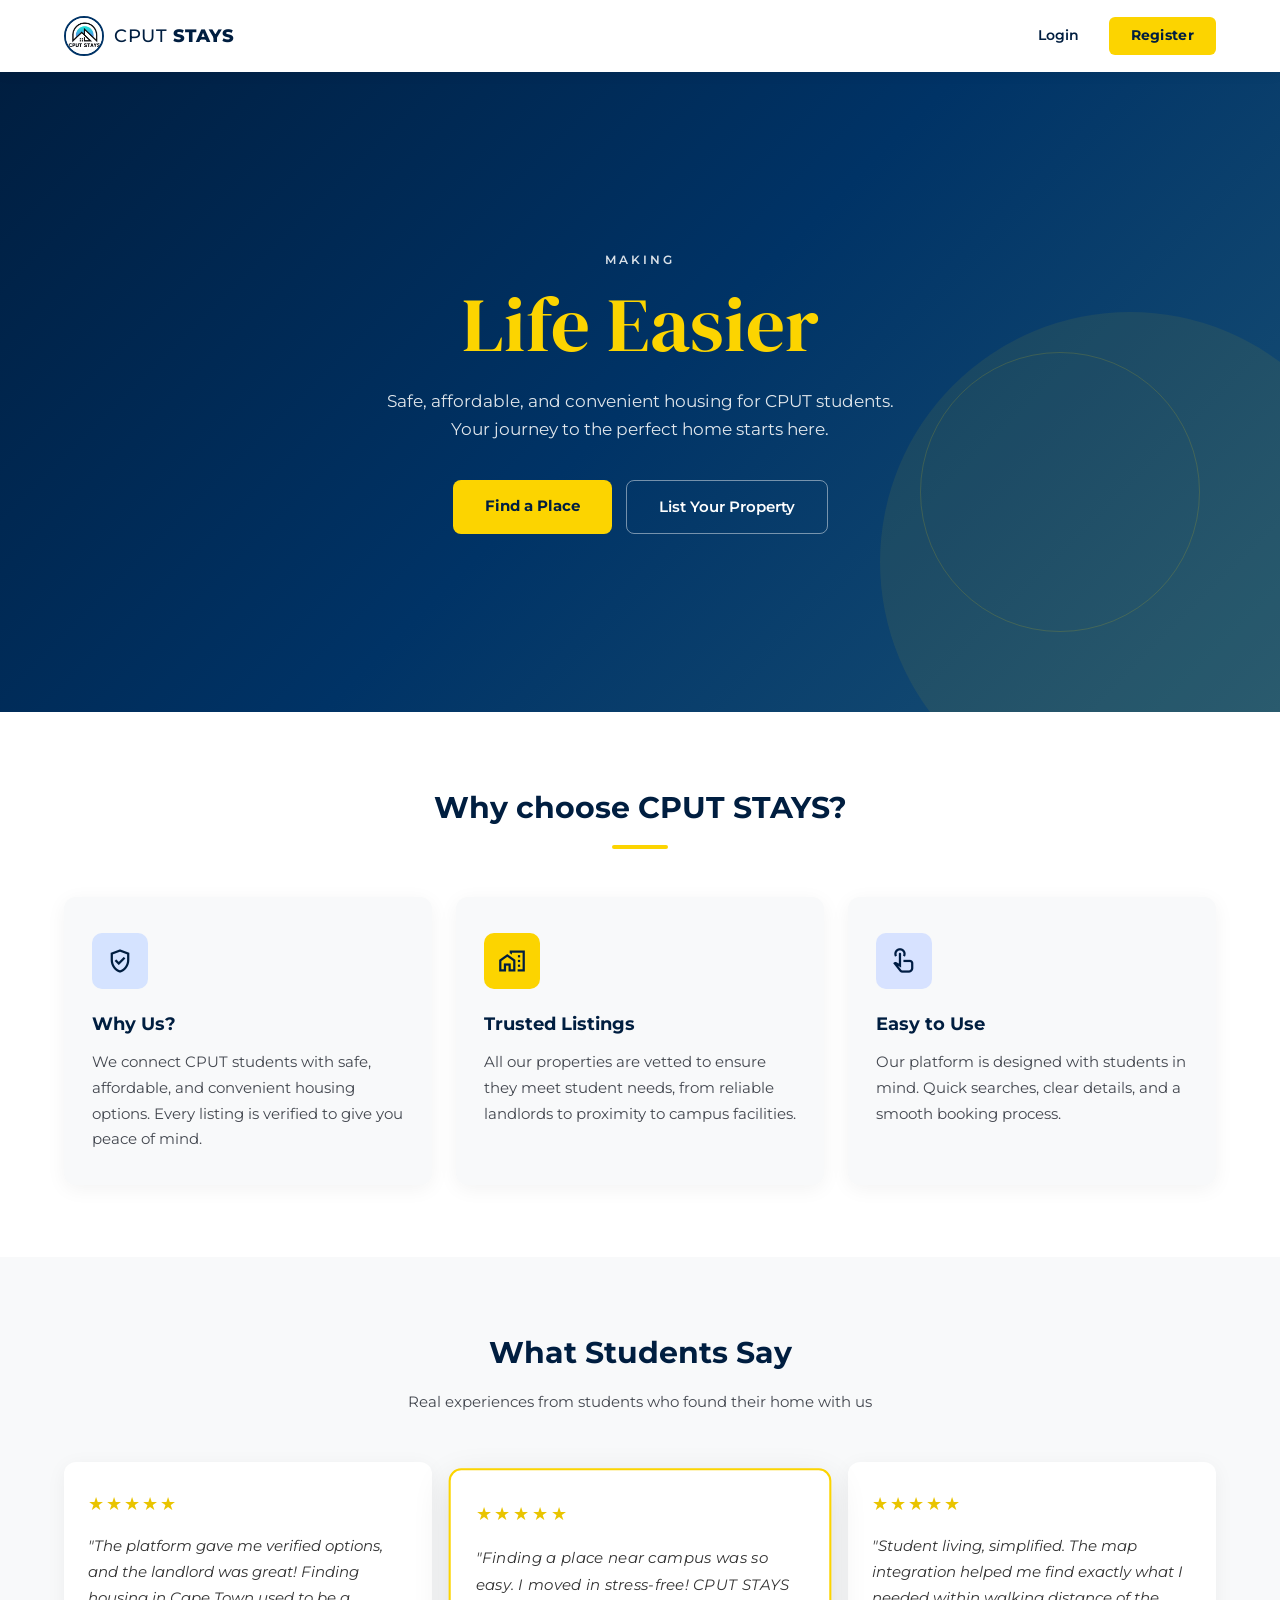
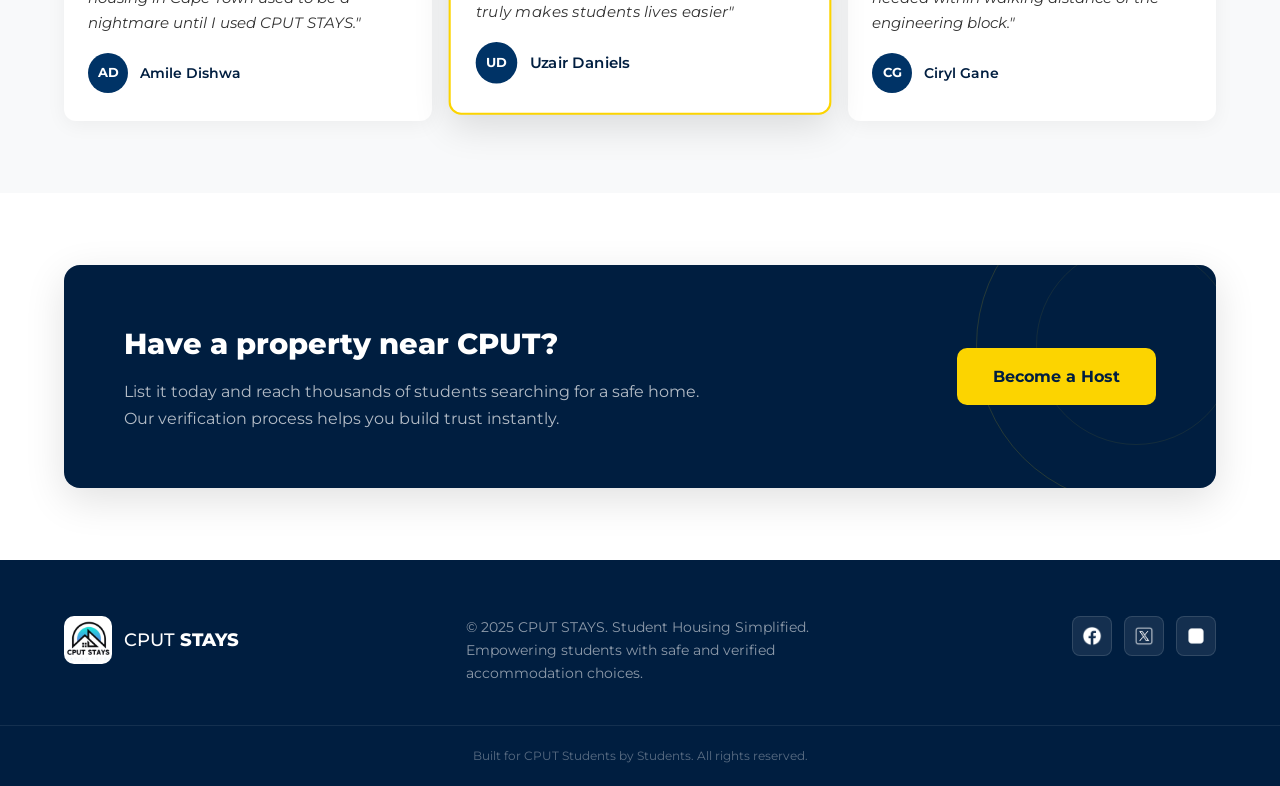
<file: index.html>
<!DOCTYPE html>
<html lang="en">
<head>
<meta charset="utf-8"/>
<meta name="viewport" content="width=device-width, initial-scale=1.0"/>
<title>CPUT STAYS | Student Housing Simplified</title>
<link href="https://fonts.googleapis.com/css2?family=Montserrat:wght@400;500;600;700;800&family=DM+Serif+Display&display=swap" rel="stylesheet"/>
<link href="https://fonts.googleapis.com/css2?family=Material+Symbols+Outlined:opsz,wght,FILL,GRAD@24,400,0,0" rel="stylesheet"/>
<link rel="stylesheet" href="index.css"/>
</head>
<body>

<!-- Navigation -->
<header class="navbar">
  <nav class="nav-inner">
    <div class="nav-logo">
      <div class="logo-circle">
        <img src="logo.jpg" alt="CPUT STAYS logo"/>
      </div>
      <span class="logo-text">CPUT <strong>STAYS</strong></span>
    </div>
    <!-- <div class="nav-links">
      <a href="#" class="nav-link active">Browse</a>
      <a href="#" class="nav-link">Verified</a>
      <a href="#" class="nav-link">Halls</a>
      <a href="#" class="nav-link">Resources</a>
    </div> -->
    <div class="nav-actions">
      <a href="login.php" class="btn-ghost">Login</a>
      <a href="register.html" class="btn-yellow">Register</a>
    </div>
  </nav>
</header>

<main>

  <!-- Hero -->
  <section class="hero">
    <div class="hero-bg">
      <div class="hero-overlay"></div>
    </div>
    <div class="hero-content">
      <span class="hero-eyebrow">Making</span>
      <h1 class="hero-title"><span class="hero-accent">Life Easier</span></h1>
      <p class="hero-sub">Safe, affordable, and convenient housing for CPUT students. Your journey to the perfect home starts here.</p>
      <div class="hero-ctas">
        <a href="register.html" class="btn-hero-primary">Find a Place</a>
        <a href="register_host.html" class="btn-hero-outline">List Your Property</a>
      </div>
    </div>
  </section>

  <!-- Features -->
  <section class="features">
    <div class="container">
      <div class="section-header">
        <h2 class="section-title">Why choose CPUT STAYS?</h2>
        <div class="section-rule"></div>
      </div>
      <div class="cards-grid">
        <div class="feature-card">
          <div class="card-icon icon-blue">
            <span class="material-symbols-outlined">verified_user</span>
          </div>
          <h3 class="card-title">Why Us?</h3>
          <p class="card-body">We connect CPUT students with safe, affordable, and convenient housing options. Every listing is verified to give you peace of mind.</p>
        </div>
        <div class="feature-card">
          <div class="card-icon icon-yellow">
            <span class="material-symbols-outlined">home_work</span>
          </div>
          <h3 class="card-title">Trusted Listings</h3>
          <p class="card-body">All our properties are vetted to ensure they meet student needs, from reliable landlords to proximity to campus facilities.</p>
        </div>
        <div class="feature-card">
          <div class="card-icon icon-light">
            <span class="material-symbols-outlined">touch_app</span>
          </div>
          <h3 class="card-title">Easy to Use</h3>
          <p class="card-body">Our platform is designed with students in mind. Quick searches, clear details, and a smooth booking process.</p>
        </div>
      </div>
    </div>
  </section>

  <!-- Reviews -->
  <section class="reviews">
    <div class="container">
      <div class="section-header">
        <h2 class="section-title">What Students Say</h2>
        <p class="section-sub">Real experiences from students who found their home with us</p>
      </div>
      <div class="reviews-grid">
        <div class="review-card">
          <div class="stars">★★★★★</div>
          <p class="review-text">"The platform gave me verified options, and the landlord was great! Finding housing in Cape Town used to be a nightmare until I used CPUT STAYS."</p>
          <div class="review-author">
            <div class="author-avatar">AD</div>
            <span class="author-name">Amile Dishwa</span>
          </div>
        </div>
        <div class="review-card review-featured">
          <div class="stars">★★★★★</div>
          <p class="review-text">"Finding a place near campus was so easy. I moved in stress-free! CPUT STAYS truly makes students lives easier"</p>
          <div class="review-author">
            <div class="author-avatar">UD</div>
            <span class="author-name">Uzair Daniels</span>
          </div>
        </div>
        <div class="review-card">
          <div class="stars">★★★★★</div>
          <p class="review-text">"Student living, simplified. The map integration helped me find exactly what I needed within walking distance of the engineering block."</p>
          <div class="review-author">
            <div class="author-avatar">CG</div>
            <span class="author-name">Ciryl Gane</span>
          </div>
        </div>
      </div>
    </div>
  </section>

  <!-- Become a Host -->
  <section class="host-section">
    <div class="container">
      <div class="host-card">
        <div class="host-text">
          <h2 class="host-title">Have a property near CPUT?</h2>
          <p class="host-sub">List it today and reach thousands of students searching for a safe home. Our verification process helps you build trust instantly.</p>
        </div>
        <a href="register_host.html" class="btn-host">Become a Host</a>
      </div>
    </div>
  </section>

</main>

<!-- Footer -->
<footer class="footer">
  <div class="footer-inner container">
    <div class="footer-brand">
      <div class="footer-logo">
        <img src="logo.jpg" alt="CPUT STAYS"/>
      </div>
      <span class="footer-name">CPUT <strong>STAYS</strong></span>
    </div>
    <p class="footer-copy">© 2025 CPUT STAYS. Student Housing Simplified.<br/>Empowering students with safe and verified accommodation choices.</p>
    <div class="footer-socials">
      <a href="#" class="social-btn">
        <img src="facebook.png" alt="Facebook"/>
      </a>
      <a href="#" class="social-btn">
        <img src="x.png" alt="X"/>
      </a>
      <a href="#" class="social-btn">
        <img src="instagram.png" alt="Instagram"/>
      </a>
    </div>
  </div>
  <div class="footer-bottom">
    <p>Built for CPUT Students by Students. All rights reserved.</p>
  </div>
</footer>

</body>
</html>
</file>
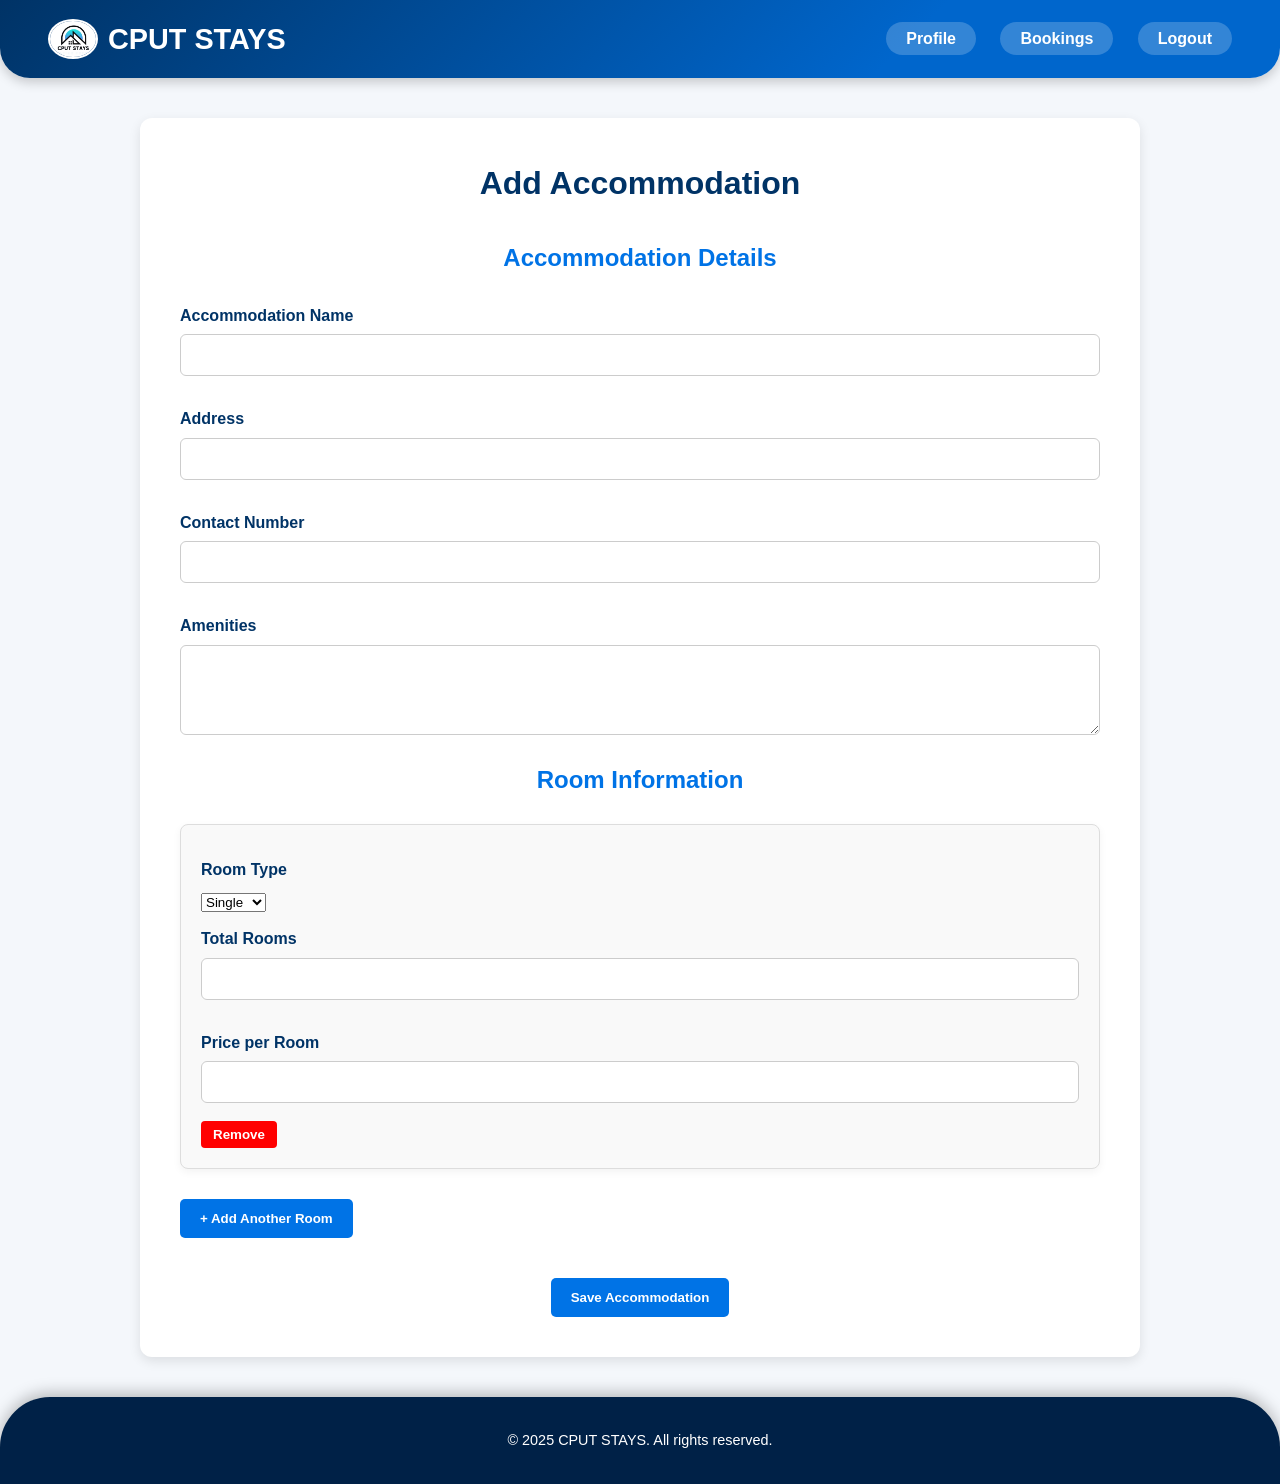
<file: add_accommodation.html>
<!DOCTYPE html>
<html lang="en">
  <head>
    <meta charset="UTF-8" />
    <title>Add Accommodation</title>
    <link rel="stylesheet" href="add_accommodation.css" />
    <style>
      main {
        max-width: 1000px;
        margin: 40px auto;
        background: #fff;
        padding: 40px;
        border-radius: 12px;
        box-shadow: 0 4px 12px rgba(0, 0, 0, 0.1);
      }
      h2,
      h3 {
        text-align: center;
        margin-bottom: 25px;
      }
      label {
        display: block;
        margin: 12px 0 6px;
        font-weight: bold;
      }
      input,
      textarea {
        width: 100%;
        padding: 12px;
        margin-bottom: 18px;
        border: 1px solid #ccc;
        border-radius: 6px;
      }
      textarea {
        resize: vertical;
      }
      .room-block {
        border: 1px solid #ddd;
        padding: 20px;
        margin-bottom: 15px;
        border-radius: 8px;
        background: #f9f9f9;
      }
      .remove-btn {
        background: red;
        color: white;
        border: none;
        padding: 6px 12px;
        border-radius: 4px;
        cursor: pointer;
      }
      .add-btn,
      .submit-btn {
        background: #0073e6;
        color: white;
        border: none;
        padding: 12px 20px;
        border-radius: 5px;
        cursor: pointer;
        margin-top: 15px;
        display: inline-block;
      }
      .add-btn:hover,
      .submit-btn:hover {
        background: #005bb5;
      }
      .actions {
        text-align: center;
        margin-top: 25px;
      }
    </style>
  </head>
  <body>
    <header>
      <div class="logo">
        <a href="admin-panel.php" style="text-decoration: none; color: white">
          <img
            src="logo.jpg"
            alt="cput logo"
            style="height: 40px; margin-right: 10px; vertical-align: middle"
          />
          CPUT STAYS
        </a>
      </div>
      <nav>
        <a href="admins-profile.php">Profile</a>
        <a href="admins-booking.php">Bookings</a>
        <a href="logout.php">Logout</a>
      </nav>
    </header>

    <main>
      <h2>Add Accommodation</h2>

      <form action="add_accommodation.php" method="POST">
        <h3>Accommodation Details</h3>
        <label for="name">Accommodation Name</label>
        <input type="text" name="name" id="name" required />

        <label for="address">Address</label>
        <input type="text" name="address" id="address" required />

        <label for="contact_num">Contact Number</label>
        <input type="text" name="contact_num" id="contact_num" required />

        <label for="amenities">Amenities</label>
        <textarea name="amenities" id="amenities" rows="4" required></textarea>

        <h3>Room Information</h3>
        <div id="rooms-container">
          <div class="room-block">
            <label>Room Type</label>
            <select>
              <option value="Single">Single</option>
              <option value="Double">Double</option>
            </select>
            <!-- <input type="text" name="rm_type[]" required /> -->

            <label>Total Rooms</label>
            <input type="number" name="tot_rms[]" required min="1" />

            <label>Price per Room</label>
            <input type="number" name="price[]" required step="0.01" />

            <button type="button" class="remove-btn" onclick="removeRoom(this)">
              Remove
            </button>
          </div>
        </div>

        <button type="button" class="add-btn" onclick="addRoom()">
          + Add Another Room
        </button>

        <div class="actions">
          <button type="submit" class="submit-btn">Save Accommodation</button>
        </div>
      </form>
    </main>

    <footer>
      <p>© 2025 CPUT STAYS. All rights reserved.</p>
    </footer>

    <script>
      function addRoom() {
        const container = document.getElementById("rooms-container");
        const block = document.createElement("div");
        block.classList.add("room-block");
        block.innerHTML = `
        <label>Room Type</label>
        <select>
              <option value="Single">Single</option>
              <option value="Double">Double</option>
        </select>

        <label>Total Rooms</label>
        <input type="number" name="tot_rms[]" required min="1">

        <label>Price per Room</label>
        <input type="number" name="price[]" required step="0.01">

        <button type="button" class="remove-btn" onclick="removeRoom(this)">Remove</button>
      `;
        container.appendChild(block);
      }

      function removeRoom(button) {
        button.parentElement.remove();
      }
    </script>
  </body>
</html>
</file>
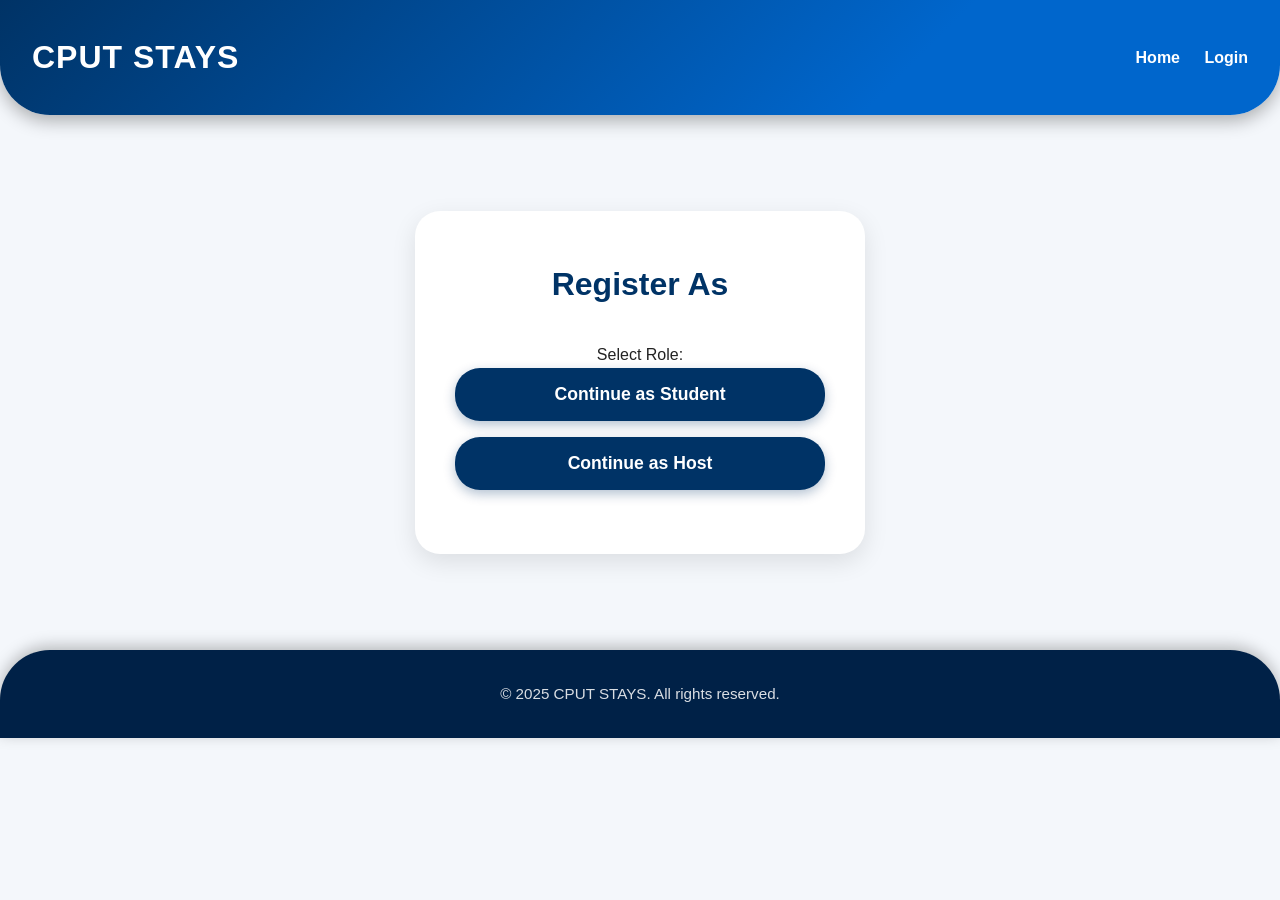
<file: register.html>
<!DOCTYPE html>
<html lang="en">
  <head>
    <meta charset="UTF-8" />
    <title>Register</title>
    <link rel="stylesheet" href="register.css" />
  </head>
  <body>
    <header>
      <div class="logo">CPUT STAYS</div>
      <nav>
        <a href="index.html">Home</a>
        <a href="login.php">Login</a>
      </nav>
    </header>

    <main class="form-container">
      <h2>Register As</h2>
      <form>
        <label>Select Role:</label>

        <br />

        <button type="submit" formaction="register_student.html">
          Continue as Student
        </button>
        <button type="submit" formaction="register_host.html">
          Continue as Host
        </button>
      </form>
    </main>
    <footer>
      <p>© 2025 CPUT STAYS. All rights reserved.</p>
    </footer>
  </body>
</html>
</file>
<file: index.css>
*, *::before, *::after { margin: 0; padding: 0; box-sizing: border-box; }

:root {
  --navy:       #001e40;
  --navy-mid:   #003366;
  --yellow:     #fcd400;
  --yellow-dim: #e9c400;
  --surface:    #f8f9fa;
  --white:      #ffffff;
  --muted:      #43474f;
  --border:     #c3c6d1;
}

body {
  font-family: 'Montserrat', sans-serif;
  background: var(--surface);
  color: var(--navy);
  line-height: 1.6;
}

.container {
  max-width: 1200px;
  margin: 0 auto;
  padding: 0 24px;
}

.navbar {
  position: sticky;
  top: 0;
  z-index: 100;
  background: var(--white);
  box-shadow: 0 2px 12px rgba(0,0,0,0.07);
  height: 72px;
  display: flex;
  align-items: center;
}

.nav-inner {
  max-width: 1200px;
  width: 100%;
  margin: 0 auto;
  padding: 0 24px;
  display: flex;
  align-items: center;
  justify-content: space-between;
  gap: 24px;
}

.nav-logo {
  display: flex;
  align-items: center;
  gap: 10px;
  text-decoration: none;
}

.logo-circle {
  width: 40px; height: 40px;
  border-radius: 50%;
  overflow: hidden;
  border: 2px solid var(--navy-mid);
  flex-shrink: 0;
}

.logo-circle img { width: 100%; height: 100%; object-fit: cover; }

.logo-text {
  font-size: 1.15rem;
  font-weight: 500;
  color: var(--navy);
  letter-spacing: 0.5px;
}

.logo-text strong { font-weight: 800; }

.nav-links {
  display: flex;
  align-items: center;
  gap: 32px;
}

.nav-link {
  text-decoration: none;
  font-size: 0.85rem;
  font-weight: 600;
  color: var(--muted);
  letter-spacing: 0.3px;
  transition: color 0.2s;
  padding-bottom: 4px;
}

.nav-link:hover { color: var(--navy); }

.nav-link.active {
  color: var(--navy);
  border-bottom: 2px solid var(--navy);
}

.nav-actions { display: flex; align-items: center; gap: 10px; }

.btn-ghost {
  text-decoration: none;
  font-size: 0.85rem;
  font-weight: 600;
  color: var(--navy);
  padding: 8px 20px;
  border-radius: 6px;
  transition: background 0.2s;
}

.btn-ghost:hover { background: var(--surface); }

.btn-yellow {
  text-decoration: none;
  font-size: 0.85rem;
  font-weight: 700;
  color: var(--navy);
  background: var(--yellow);
  padding: 8px 22px;
  border-radius: 6px;
  letter-spacing: 0.3px;
  transition: background 0.2s, transform 0.15s;
}

.btn-yellow:hover { background: var(--yellow-dim); transform: translateY(-1px); }

.hero {
  position: relative;
  min-height: 640px;
  display: flex;
  align-items: center;
  justify-content: center;
  overflow: hidden;
}

.hero-bg {
  position: absolute;
  inset: 0;
  background:
    linear-gradient(135deg, #001e40 0%, #003366 50%, #1a5276 100%);
}

/*accent shape */
.hero-bg::before {
  content: '';
  position: absolute;
  right: -100px; bottom: -100px;
  width: 500px; height: 500px;
  border-radius: 50%;
  background: rgba(252, 212, 0, 0.07);
}

.hero-bg::after {
  content: '';
  position: absolute;
  right: 80px; bottom: 80px;
  width: 280px; height: 280px;
  border-radius: 50%;
  border: 1px solid rgba(252, 212, 0, 0.15);
}

.hero-overlay { position: absolute; inset: 0; }

.hero-content {
  position: relative;
  z-index: 2;
  text-align: center;
  color: white;
  padding: 80px 24px;
  max-width: 700px;
}

.hero-eyebrow {
  display: block;
  font-size: 0.78rem;
  font-weight: 600;
  letter-spacing: 0.25em;
  text-transform: uppercase;
  opacity: 0.85;
  margin-bottom: 12px;
}

.hero-title {
  font-family: 'DM Serif Display', serif;
  font-size: clamp(3rem, 6vw, 5rem);
  font-weight: 400;
  line-height: 1.1;
  margin-bottom: 20px;
}

.hero-accent { color: var(--yellow); }

.hero-sub {
  font-size: 1.05rem;
  font-weight: 400;
  line-height: 1.7;
  opacity: 0.88;
  max-width: 520px;
  margin: 0 auto 36px;
}

.hero-ctas { display: flex; gap: 14px; justify-content: center; flex-wrap: wrap; }

.btn-hero-primary {
  text-decoration: none;
  background: var(--yellow);
  color: var(--navy);
  font-weight: 700;
  font-size: 0.95rem;
  padding: 14px 32px;
  border-radius: 8px;
  transition: background 0.2s, transform 0.15s;
}

.btn-hero-primary:hover { background: var(--yellow-dim); transform: translateY(-2px); }

.btn-hero-outline {
  text-decoration: none;
  color: white;
  font-weight: 600;
  font-size: 0.95rem;
  padding: 14px 32px;
  border-radius: 8px;
  border: 1.5px solid rgba(255,255,255,0.45);
  transition: border-color 0.2s;
}

.btn-hero-outline:hover { border-color: white; }

.section-header {
  text-align: center;
  margin-bottom: 48px;
}

.section-title {
  font-family: 'Montserrat', sans-serif;
  font-size: 1.9rem;
  font-weight: 700;
  color: var(--navy);
  margin-bottom: 12px;
}

.section-sub {
  font-size: 0.95rem;
  color: var(--muted);
  margin-top: 8px;
}

.section-rule {
  width: 56px; height: 4px;
  background: var(--yellow);
  border-radius: 99px;
  margin: 0 auto;
}

.features {
  background: var(--white);
  padding: 72px 0;
}

.cards-grid {
  display: grid;
  grid-template-columns: repeat(3, 1fr);
  gap: 24px;
}

.feature-card {
  background: var(--surface);
  border-radius: 12px;
  padding: 32px 28px;
  border-top: 4px solid transparent;
  box-shadow: 0 4px 20px rgba(0,0,0,0.05);
  transition: border-color 0.25s, transform 0.25s, box-shadow 0.25s;
}

.feature-card:hover {
  border-top-color: var(--navy-mid);
  transform: translateY(-6px);
  box-shadow: 0 8px 30px rgba(0,51,102,0.1);
}

.card-icon {
  width: 56px; height: 56px;
  border-radius: 10px;
  display: flex;
  align-items: center;
  justify-content: center;
  margin-bottom: 20px;
  font-size: 28px;
}

.card-icon .material-symbols-outlined { font-size: 28px; }

.icon-blue  { background: #d5e3ff; color: var(--navy); }
.icon-yellow{ background: var(--yellow); color: var(--navy); }
.icon-light { background: #d7e2ff; color: #001d44; }

.card-title {
  font-size: 1.15rem;
  font-weight: 700;
  color: var(--navy);
  margin-bottom: 12px;
}

.card-body {
  font-size: 0.92rem;
  color: var(--muted);
  line-height: 1.75;
}

.reviews {
  background: var(--surface);
  padding: 72px 0;
}

.reviews-grid {
  display: grid;
  grid-template-columns: repeat(3, 1fr);
  gap: 24px;
  align-items: center;
}

.review-card {
  background: var(--white);
  border-radius: 12px;
  padding: 28px 24px;
  box-shadow: 0 4px 20px rgba(0,0,0,0.05);
  display: flex;
  flex-direction: column;
  gap: 16px;
  transition: transform 0.2s;
}

.review-card:hover { transform: translateY(-4px); }

.review-featured {
  border: 2px solid var(--yellow);
  transform: scale(1.04);
  box-shadow: 0 12px 36px rgba(0,0,0,0.12);
}

.review-featured:hover { transform: scale(1.04) translateY(-4px); }

.stars {
  color: var(--yellow-dim);
  font-size: 1.1rem;
  letter-spacing: 2px;
}

.review-text {
  font-size: 0.92rem;
  color: #333;
  line-height: 1.75;
  font-style: italic;
  flex: 1;
}

.review-author {
  display: flex;
  align-items: center;
  gap: 12px;
  margin-top: auto;
}

.author-avatar {
  width: 40px; height: 40px;
  border-radius: 50%;
  background: var(--navy-mid);
  color: white;
  font-size: 0.8rem;
  font-weight: 700;
  display: flex;
  align-items: center;
  justify-content: center;
  flex-shrink: 0;
}

.author-name {
  font-weight: 600;
  font-size: 0.88rem;
  color: var(--navy);
}

.host-section {
  padding: 72px 0;
  background: var(--white);
}

.host-card {
  background: var(--navy);
  border-radius: 16px;
  padding: 56px 60px;
  display: flex;
  align-items: center;
  justify-content: space-between;
  gap: 32px;
  box-shadow: 0 12px 40px rgba(0,0,0,0.12);
  position: relative;
  overflow: hidden;
}

.host-card::before {
  content: '';
  position: absolute;
  right: -80px; top: -80px;
  width: 320px; height: 320px;
  border-radius: 50%;
  border: 1px solid rgba(252,212,0,0.15);
}

.host-card::after {
  content: '';
  position: absolute;
  right: -20px; top: -20px;
  width: 200px; height: 200px;
  border-radius: 50%;
  border: 1px solid rgba(252,212,0,0.08);
}

.host-text { max-width: 600px; position: relative; z-index: 1; }

.host-title {
  font-family: 'Montserrat', sans-serif;
  font-size: 1.8rem;
  font-weight: 800;
  color: var(--white);
  margin-bottom: 12px;
}

.host-sub {
  font-size: 0.97rem;
  color: rgba(255,255,255,0.7);
  line-height: 1.7;
}

.btn-host {
  text-decoration: none;
  background: var(--yellow);
  color: var(--navy);
  font-weight: 700;
  font-size: 1rem;
  padding: 16px 36px;
  border-radius: 10px;
  white-space: nowrap;
  flex-shrink: 0;
  position: relative;
  z-index: 1;
  transition: background 0.2s, transform 0.15s;
}

.btn-host:hover { background: var(--yellow-dim); transform: translateY(-2px); }

.footer {
  background: var(--navy);
  padding: 56px 0 0;
}

.footer-inner {
  display: flex;
  align-items: flex-start;
  justify-content: space-between;
  flex-wrap: wrap;
  gap: 32px;
  padding-bottom: 40px;
}

.footer-brand {
  display: flex;
  align-items: center;
  gap: 12px;
}

.footer-logo {
  width: 48px; height: 48px;
  border-radius: 10px;
  overflow: hidden;
  background: white;
  flex-shrink: 0;
}

.footer-logo img { width: 100%; height: 100%; object-fit: cover; }

.footer-name {
  font-size: 1.1rem;
  font-weight: 500;
  color: var(--white);
}

.footer-name strong { font-weight: 800; }

.footer-copy {
  font-size: 0.85rem;
  color: rgba(255,255,255,0.55);
  line-height: 1.7;
  max-width: 380px;
}

.footer-socials { display: flex; gap: 12px; align-items: center; }

.social-btn {
  width: 40px; height: 40px;
  border-radius: 8px;
  background: rgba(255,255,255,0.08);
  border: 1px solid rgba(255,255,255,0.12);
  display: flex;
  align-items: center;
  justify-content: center;
  transition: background 0.2s;
  text-decoration: none;
  overflow: hidden;
}

.social-btn img { width: 20px; height: 20px; object-fit: contain; filter: brightness(10); }

.social-btn:hover { background: var(--yellow); }
.social-btn:hover img { filter: brightness(0); }

.footer-bottom {
  border-top: 1px solid rgba(255,255,255,0.08);
  text-align: center;
  padding: 20px 24px;
}

.footer-bottom p {
  font-size: 0.78rem;
  color: rgba(255,255,255,0.35);
}

@media (max-width: 900px) {
  .cards-grid { grid-template-columns: 1fr; }
  .reviews-grid { grid-template-columns: 1fr; }
  .review-featured { transform: scale(1); }
  .review-featured:hover { transform: translateY(-4px); }
  .nav-links { display: none; }
  .host-card { flex-direction: column; text-align: center; padding: 40px 28px; }
  .footer-inner { flex-direction: column; align-items: flex-start; }
}

@media (max-width: 600px) {
  .hero-title { font-size: 2.6rem; }
  .hero-ctas { flex-direction: column; align-items: center; }
  .btn-hero-primary, .btn-hero-outline { width: 100%; text-align: center; }
}
</file>
<file: add_accommodation.css>
* {
  margin: 0; 
  padding: 0; 
  box-sizing: border-box; 
}

body {
  font-family: "Poppins", Arial, sans-serif;
  background-color: #f4f7fb; 
  color: #222;
  line-height: 1.6;
}


header {
  background: linear-gradient(135deg, #003366 0%, #0066cc 70%);
  color: white;
  padding: 1rem 3rem;
  display: flex;
  justify-content: space-between; 
  align-items: center;
  box-shadow: 0 4px 12px rgba(0, 0, 0, 0.2);
  border-bottom-left-radius: 30px;
  border-bottom-right-radius: 30px;
}


header .logo img {
  height: 50px;
  width: 50px;
  border-radius: 50%;
  margin-right: 10px;
  object-fit: cover;
  border: 2px solid white;
}



header .logo a {
  display: flex;
  align-items: center;
  color: white;
  font-size: 1.8rem;
  font-weight: 700;
  text-decoration: none;
}



header nav a {
  color: white;
  text-decoration: none;
  margin-left: 20px;
  font-weight: 600;
  padding: 8px 20px;
  border-radius: 25px;
  background-color: rgba(255,255,255,0.2);
  transition: 0.3s ease;
}


header nav a:hover {
  background-color: white;
  color: #003366;
  box-shadow: 0 4px 12px rgba(0,0,0,0.2); 
}



main {
  max-width: 1000px; 
  margin: 40px auto; 
  background-color: white; 
  padding: 40px;
  border-radius: 25px;
  box-shadow: 0 6px 18px rgba(0,0,0,0.1);
}



main h2 {
  text-align: center;
  font-size: 2rem;
  color: #003366;
  margin-bottom: 30px;
}


main h3 {
  text-align: center;
  font-size: 1.5rem;
  color: #0073e6;
  margin-bottom: 25px;
}


label {
  display: block;
  margin: 12px 0 6px;
  font-weight: 600;
  color: #003366;
}


input, textarea {
  width: 100%; 
  padding: 12px;
  margin-bottom: 18px;
  border: 1px solid #ccc; 
  border-radius: 8px;
  font-size: 14px;
}

textarea { 
  resize: vertical; 
}


.room-block {
  border: 1px solid #ddd;
  padding: 20px;
  margin-bottom: 15px;
  border-radius: 15px;
  background: #f9f9f9; 
  box-shadow: 0 3px 8px rgba(0,0,0,0.05); 
}


.remove-btn {
  background-color: red;
  color: white;
  border: none;
  padding: 8px 15px;
  border-radius: 25px;
  cursor: pointer;
  font-weight: 600;
  transition: 0.3s ease;
}

.remove-btn:hover {
  background-color: darkred; 
}


.add-btn, .submit-btn {
  background-color: #003366; 
  color: white;
  border: none;
  padding: 12px 25px;
  border-radius: 25px;
  cursor: pointer;
  font-weight: 600;
  transition: 0.3s ease;
  display: inline-block;
}

.add-btn:hover, .submit-btn:hover {
  background-color: #0073e6; 
  transform: scale(1.05); 
}

.actions {
  text-align: center;
  margin-top: 25px;
}


footer {
  background-color: #002147; 
  color: white;
  padding: 2rem 1rem;
  text-align: center;
  border-top-left-radius: 50px;
  border-top-right-radius: 50px;
  box-shadow: 0 -4px 15px rgba(0, 0, 0, 0.25); 
  margin-top: 40px;
  font-weight: 500;
  font-size: 0.9rem;
}


@media (max-width: 768px) {
  header {
    flex-direction: column; 
    align-items: flex-start;
    padding: 1rem 2rem;
  }

  header nav a {
    margin-left: 0;
    margin-top: 10px; 
  }

  main {
    padding: 30px 20px;
    margin: 20px;
  }
}
</file>
<file: register.css>
* {
  margin: 0;
  padding: 0;
  box-sizing: border-box;
}

body {
  font-family: "Poppins", Arial, sans-serif;
  background-color: #f4f7fb;
  color: #222;
  line-height: 1.6;
}


header {
  background: linear-gradient(135deg, #003366 0%, #0066cc 70%);
  color: white;
  padding: 2rem 2rem;
  display: flex;
  justify-content: space-between;
  align-items: center;
  border-bottom-left-radius: 50px;
  border-bottom-right-radius: 50px;
  box-shadow: 0 6px 18px rgba(0, 0, 0, 0.3);
}

header .logo {
  font-size: 2rem;
  font-weight: 800;
  letter-spacing: 1px;
  text-transform: uppercase;
}

header nav a {
  text-decoration: none;
  color: white;
  margin-left: 20px;
  font-weight: 600;
  transition: color 0.3s ease, transform 0.2s ease;
}

header nav a:hover {
  color: #ffcc00;
  transform: scale(1.05);
}


.form-container {
  background-color: white;
  max-width: 450px;
  margin: 6rem auto;
  padding: 3rem 2.5rem;
  border-radius: 25px;
  box-shadow: 0 8px 25px rgba(0, 0, 0, 0.1);
  text-align: center;
}

.form-container h2 {
  font-size: 2rem;
  color: #003366;
  font-weight: 700;
  margin-bottom: 2rem;
}


.form-container button {
  width: 100%;
  padding: 16px 0;
  background-color: #003366;
  color: white;
  font-weight: 600;
  font-size: 1.1rem;
  border: none;
  border-radius: 25px;
  cursor: pointer;
  transition: all 0.3s ease;
  box-shadow: 0 4px 12px rgba(0, 51, 102, 0.3);
  margin-bottom: 1rem;
}

.form-container button:hover {
  background-color: #0073e6;
  transform: scale(1.05);
}


footer {
  text-align: center;
  padding: 2rem 1rem;
  margin-top: 4rem;
  background-color: #002147;
  color: white;
  border-top-left-radius: 50px;
  border-top-right-radius: 50px;
  box-shadow: 0 -4px 15px rgba(0, 0, 0, 0.25);
}

footer p {
  font-size: 0.95rem;
  opacity: 0.85;
}


@media (max-width: 500px) {
  .form-container {
    margin: 3rem 1rem;
    padding: 2rem 1.5rem;
  }

  header {
    flex-direction: column;
    align-items: flex-start;
    padding: 1.5rem 1.5rem;
  }

  header nav {
    margin-top: 0.5rem;
  }

  header nav a {
    margin-left: 0;
    margin-right: 15px;
  }
}
</file>
